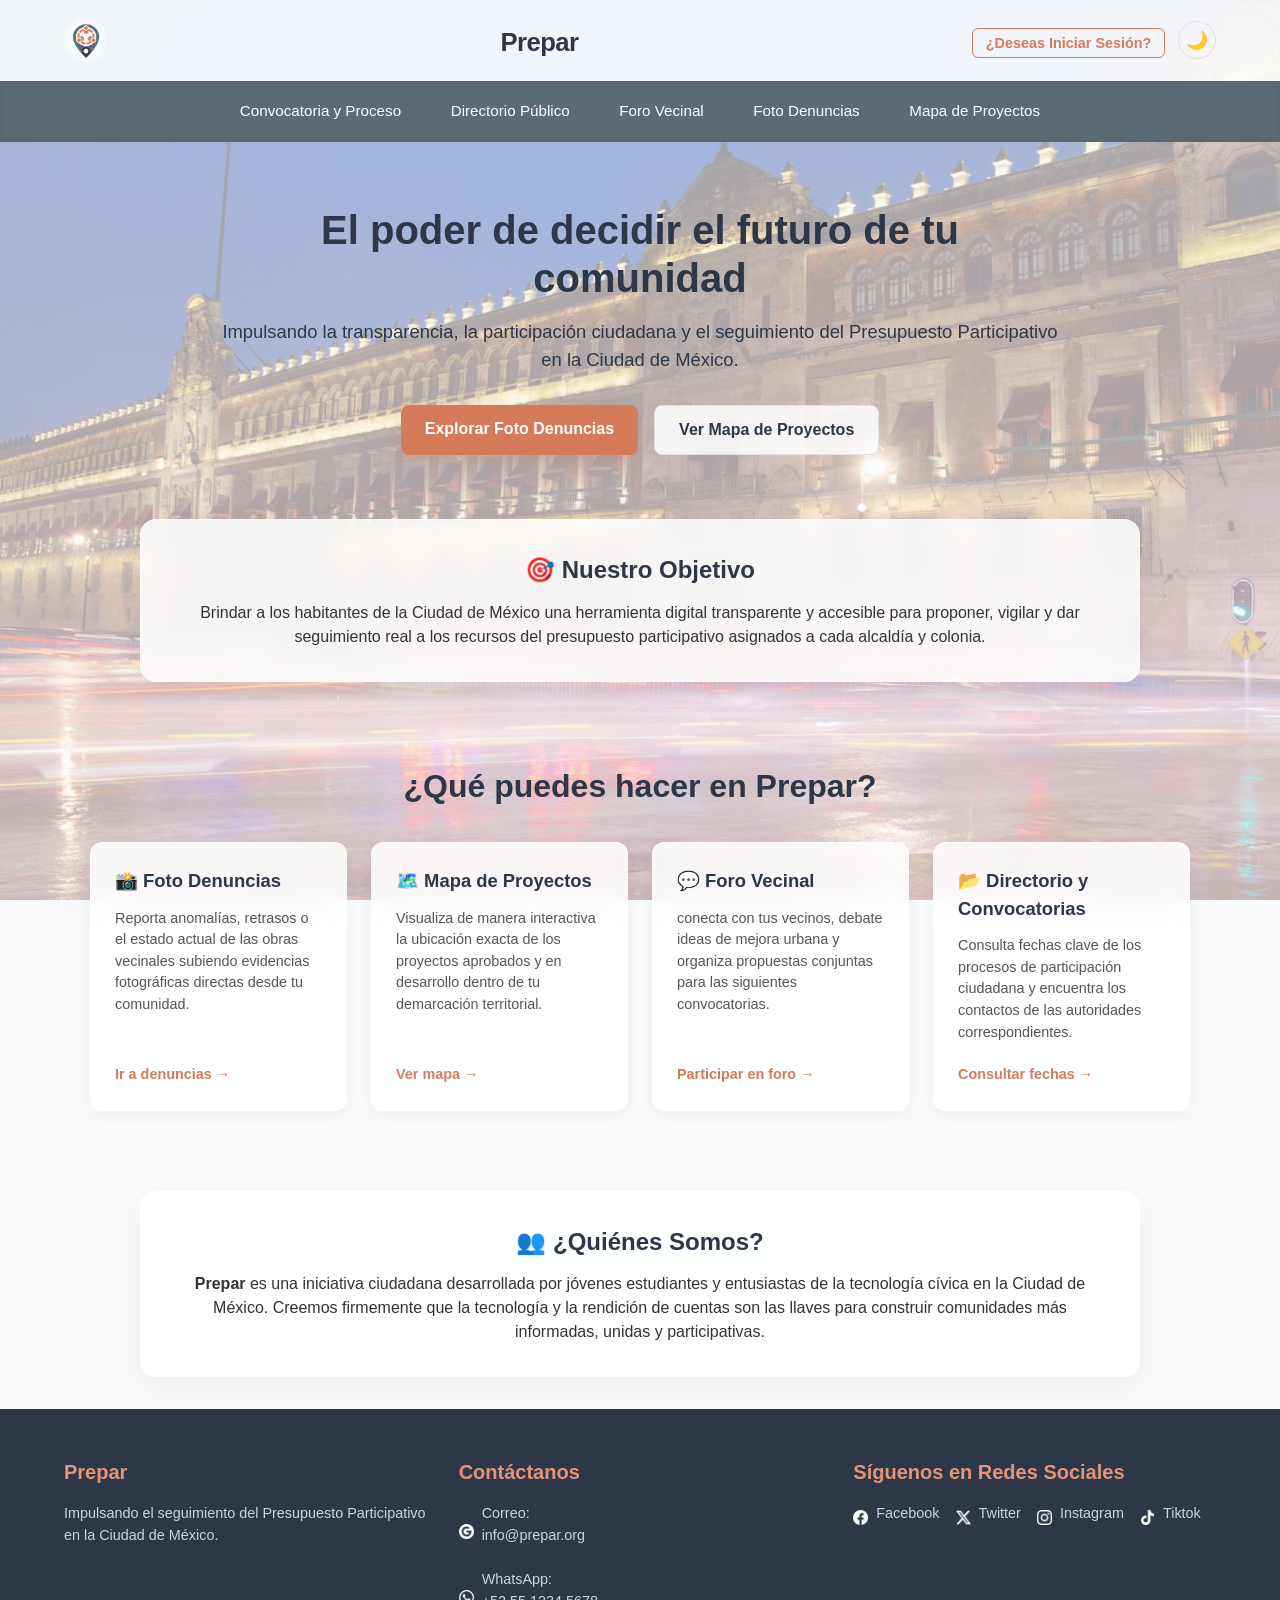
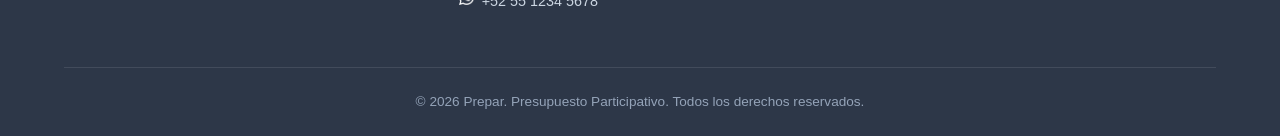
<file: index.html>
<!DOCTYPE html>
<html lang="es">
<head>
    <meta charset="UTF-8">
    <meta name="viewport" content="width=device-width, initial-scale=1.0">
    <title>Prepar - Presupuesto Participativo CDMX</title>
    <link rel="stylesheet" href="./styles/style.css">
</head>
<body>
<header>
    <img src="./images/logo_Prepar.png" alt="Logo de Prepar" class="logo">

    <h1><a href="./index.html">Prepar</a></h1>

    <div class="header-acciones">
        <h2><a href="./pages/iniciar-sesion.html">¿Deseas Iniciar Sesión?</a></h2>
        <button id="theme-toggle" class="btn-modo-oscuro" aria-label="Cambiar modo oscuro">🌙</button>
    </div>
</header>

    <nav>
        <a href="./pages/convocatoria.html">Convocatoria y Proceso</a>
        <a href="./pages/directorio.html">Directorio Público</a>
        <a href="./pages/foro.html">Foro Vecinal</a>
        <a href="./pages/fotodenuncias.html">Foto Denuncias</a>
        <a href="./pages/mapa.html">Mapa de Proyectos</a>
    </nav>

    <section class="hero-section">
        <h1 class="title">El poder de decidir el futuro de tu comunidad</h1>
        <p class="subtitle">Impulsando la transparencia, la participación ciudadana y el seguimiento del Presupuesto Participativo en la Ciudad de México.</p>
        <div class="hero-buttons">
            <a href="./pages/fotodenuncias.html" class="btn-primary">Explorar Foto Denuncias</a>
            <a href="./pages/mapa.html" class="btn-secondary">Ver Mapa de Proyectos</a>
        </div>
    </section>

    <section class="info-section objetivo-container">
        <div class="info-card">
            <h2>🎯 Nuestro Objetivo</h2>
            <p>Brindar a los habitantes de la Ciudad de México una herramienta digital transparente y accesible para proponer, vigilar y dar seguimiento real a los recursos del presupuesto participativo asignados a cada alcaldía y colonia.</p>
        </div>
    </section>

    <section class="funciones-section">
        <h2>¿Qué puedes hacer en Prepar?</h2>
        <div class="funciones-grid">
            <div class="funcion-card">
                <h3>📸 Foto Denuncias</h3>
                <p>Reporta anomalías, retrasos o el estado actual de las obras vecinales subiendo evidencias fotográficas directas desde tu comunidad.</p>
                <a href="./pages/fotodenuncias.html" class="link-card">Ir a denuncias &rarr;</a>
            </div>
            <div class="funcion-card">
                <h3>🗺️ Mapa de Proyectos</h3>
                <p>Visualiza de manera interactiva la ubicación exacta de los proyectos aprobados y en desarrollo dentro de tu demarcación territorial.</p>
                <a href="./pages/mapa.html" class="link-card">Ver mapa &rarr;</a>
            </div>
            <div class="funcion-card">
                <h3>💬 Foro Vecinal</h3>
                <p>conecta con tus vecinos, debate ideas de mejora urbana y organiza propuestas conjuntas para las siguientes convocatorias.</p>
                <a href="./pages/foro.html" class="link-card">Participar en foro &rarr;</a>
            </div>
            <div class="funcion-card">
                <h3>📂 Directorio y Convocatorias</h3>
                <p>Consulta fechas clave de los procesos de participación ciudadana y encuentra los contactos de las autoridades correspondientes.</p>
                <a href="./pages/convocatoria.html" class="link-card">Consultar fechas &rarr;</a>
            </div>
        </div>
    </section>

    <section class="info-section quienes-somos">
        <div class="info-card-wide">
            <h2>👥 ¿Quiénes Somos?</h2>
            <p><strong>Prepar</strong> es una iniciativa ciudadana desarrollada por jóvenes estudiantes y entusiastas de la tecnología cívica en la Ciudad de México. Creemos firmemente que la tecnología y la rendición de cuentas son las llaves para construir comunidades más informadas, unidas y participativas.</p>
        </div>
    </section>

    <footer>
        <div class="footer-content">
            <div class="footer-col">
                <h3>Prepar</h3>
                <p>Impulsando el seguimiento del Presupuesto Participativo en la Ciudad de México.</p>
            </div>
            <div class="footer-col">
    <h3>Contáctanos</h3>
    <div class="social-item">
        <img src="./images/google-circle.png" alt="gmail" class="social-icon">
        <p>Correo: <a href="mailto:info@prepar.org">info@prepar.org</a></p>
    </div>
    <div class="social-item">
        <img src="./images/whatsapp.png" alt="whatsapp" class="social-icon">
        <p>WhatsApp: <a href="https://wa.me/525512345678" target="_blank">+52 55 1234 5678</a></p>
    </div>
</div>

<div class="footer-col">
    <h3>Síguenos en Redes Sociales</h3>
    <div class="social-links">
        <div class="social-item">
            <img src="./images/facebook.png" alt="facebook" class="social-icon">
            <a href="https://www.facebook.com/prepar" target="_blank">Facebook</a>
        </div>
        <div class="social-item">
            <img src="./images/twitter-alt.png" alt="twitter" class="social-icon">
            <a href="https://twitter.com/prepar" target="_blank">Twitter</a>
        </div>
        <div class="social-item">
            <img src="./images/instagram.png" alt="instagram" class="social-icon">
            <a href="https://www.instagram.com/prepar" target="_blank">Instagram</a>
        </div>
        <div class="social-item">
            <img src="./images/tik-tok.png" alt="tiktok" class="social-icon">
            <a href="https://www.tiktok.com/prepar" target="_blank">Tiktok</a>
        </div>
    </div>
</div>
            </div>
        </div>
        <div class="footer-bottom">
            <p>© 2026 Prepar. Presupuesto Participativo. Todos los derechos reservados.</p>
        </div>
    </footer>

    <script>
        document.addEventListener("DOMContentLoaded", () => {
    const toggleButton = document.getElementById("theme-toggle");
    const body = document.body;

    const savedTheme = localStorage.getItem("theme");
    if (savedTheme === "dark") {
        body.classList.add("dark-mode");
        if (toggleButton) toggleButton.textContent = "☀️";
    }

    if (toggleButton) {
        toggleButton.addEventListener("click", () => {
            body.classList.toggle("dark-mode");
            
            if (body.classList.contains("dark-mode")) {
                localStorage.setItem("theme", "dark");
                toggleButton.textContent = "☀️";
            } else {
                localStorage.setItem("theme", "light");
                toggleButton.textContent = "🌙";
            }
        });
    }
});
    </script>
</body>
</html>
</file>
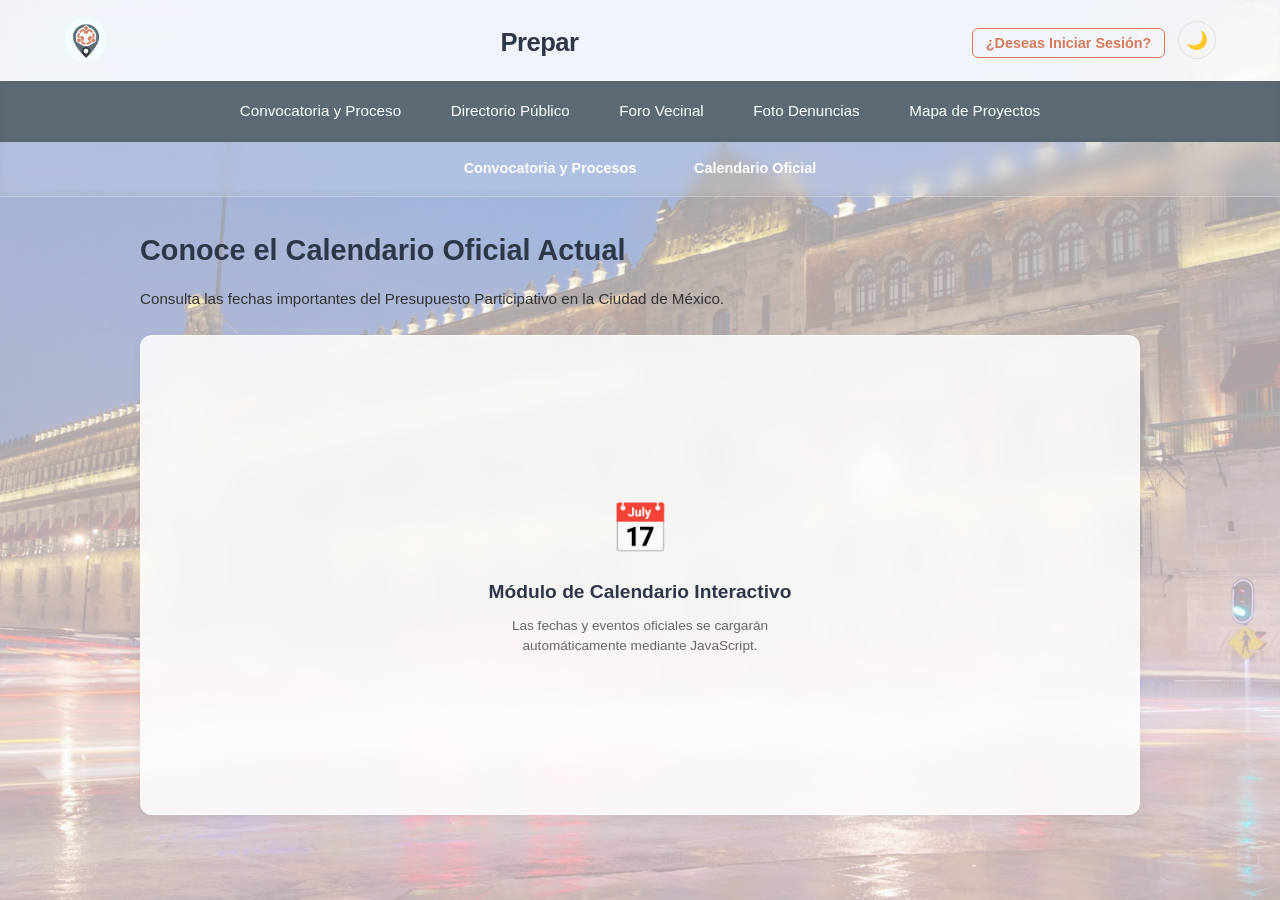
<file: pages/calendario.html>
<!DOCTYPE html>
<html lang="es">
<head>
    <meta charset="UTF-8">
    <meta name="viewport" content="width=device-width, initial-scale=1.0">
    <title>Calendario Oficial - Prepar</title>
    <link rel="stylesheet" href="../styles/calendario.css">
    <!-- Aquí puedes incluir los CDN de librerías de JS para calendarios si lo requieres, ej: FullCalendar -->
</head>
<header>
    <img src="../images/logo_Prepar.png" alt="Logo de Prepar" class="logo">

    <h1><a href="../index.html">Prepar</a></h1>

    <div class="header-acciones">
        <h2><a href="iniciar-sesion.html">¿Deseas Iniciar Sesión?</a></h2>
        <button id="theme-toggle" class="btn-modo-oscuro" aria-label="Cambiar modo oscuro">🌙</button>
    </div>
</header>

    <nav>
        <a href="convocatoria.html" class="active">Convocatoria y Proceso</a>
        <a href="directorio.html">Directorio Público</a>
        <a href="foro.html">Foro Vecinal</a>
        <a href="fotodenuncias.html">Foto Denuncias</a>
        <a href="mapa.html">Mapa de Proyectos</a>
    </nav>

    <nav class="subnav">
        <a href="convocatoria.html">Convocatoria y Procesos</a>
        <a href="calendario.html">Calendario Oficial</a>
    </nav>

    <main class="layout-calendario">
        <section class="seccion-central">
            <h1>Conoce el Calendario Oficial Actual</h1>
            <p>Consulta las fechas importantes del Presupuesto Participativo en la Ciudad de México.</p>

            <div class="calendario-contenedor-principal">
                <!-- 
                  NOTA DE DESARROLLO (JS): 
                  Aquí se inyectará o renderizará dinámicamente el componente de calendario mediante JavaScript.
                  Puedes inicializar tu script de calendario apuntando a este contenedor (ej. id="calendar-widget").
                -->
                <div id="calendar-widget" class="calendario-interactivo-placeholder">
                    <span class="icono-calendario">📅</span>
                    <h3>Módulo de Calendario Interactivo</h3>
                    <p>Las fechas y eventos oficiales se cargarán automáticamente mediante JavaScript.</p>
                </div>
            </div>
        </section>
    </main>

        <script>
        document.addEventListener("DOMContentLoaded", () => {
    const toggleButton = document.getElementById("theme-toggle");
    const body = document.body;

    const savedTheme = localStorage.getItem("theme");
    if (savedTheme === "dark") {
        body.classList.add("dark-mode");
        if (toggleButton) toggleButton.textContent = "☀️";
    }

    if (toggleButton) {
        toggleButton.addEventListener("click", () => {
            body.classList.toggle("dark-mode");
            
            if (body.classList.contains("dark-mode")) {
                localStorage.setItem("theme", "dark");
                toggleButton.textContent = "☀️";
            } else {
                localStorage.setItem("theme", "light");
                toggleButton.textContent = "🌙";
            }
        });
    }
});
    </script>

    <!-- Script de integración de JavaScript -->
    <!-- <script src="js/calendario.js"></script> -->
</body>
</html>
</file>
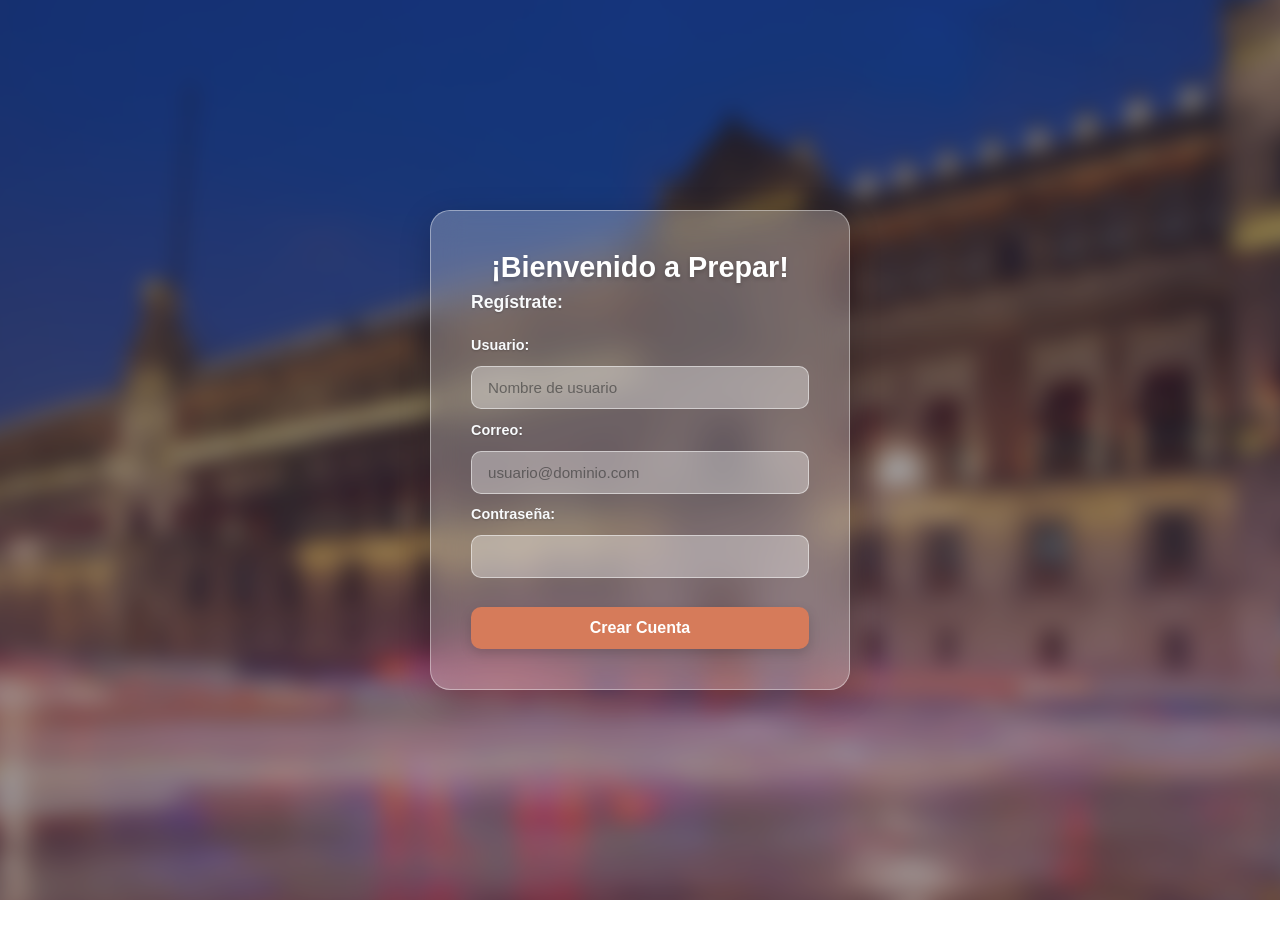
<file: pages/crear-cuenta.html>
<!DOCTYPE html>
<html lang="en">
<head>
    <meta charset="UTF-8">
    <meta name="viewport" content="width=device-width, initial-scale=1.0">
    <title>Crear Cuenta</title>
    <link rel="stylesheet" href="../styles/sesion.css">
</head>
<body>
    <div class="inicio" id="inicio">
        <h1>¡Bienvenido a Prepar!</h1>
        <h2>Regístrate: </h2>

        <form action="">
            <label for="">Usuario: </label>
            <input class="usuario" id="usuario" type="text" placeholder="Nombre de usuario" required>
        <br>
            <label for="">Correo: </label>
            <input class="correo" id="correo" type="email" placeholder="usuario@dominio.com" required>
        <br>
            <label for="">Contraseña: </label>
            <input class="contraseña" id="contraseña" type="password" required>
        <br>
            <input id="crear-cuenta" class="boton" type="submit" value="Crear Cuenta">
        </form>

    </div>
</body>
</html>
</file>
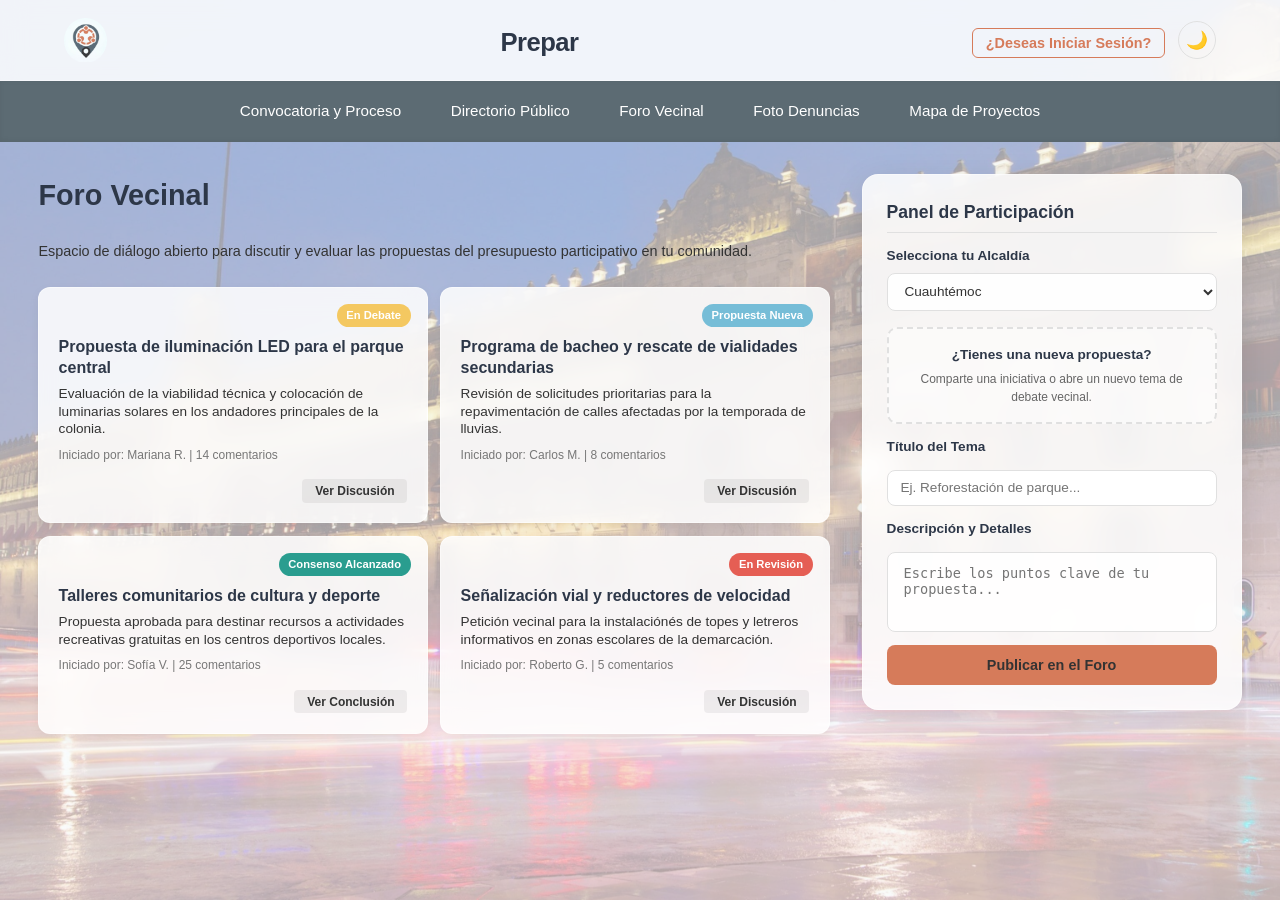
<file: pages/foro.html>
<!DOCTYPE html>
<html lang="es">
<head>
    <meta charset="UTF-8">
    <meta name="viewport" content="width=device-width, initial-scale=1.0">
    <title>Foro Vecinal - Prepar</title>
    <link rel="stylesheet" href="../styles/foro.css">
</head>
<body>
<header>
    <img src="../images/logo_Prepar.png" alt="Logo de Prepar" class="logo">

    <h1><a href="../index.html">Prepar</a></h1>

    <div class="header-acciones">
        <h2><a href="iniciar-sesion.html">¿Deseas Iniciar Sesión?</a></h2>
        <button id="theme-toggle" class="btn-modo-oscuro" aria-label="Cambiar modo oscuro">🌙</button>
    </div>
</header>

    <nav>
        <a href="convocatoria.html">Convocatoria y Proceso</a>
        <a href="directorio.html">Directorio Público</a>
        <a href="foro.html" class="active">Foro Vecinal</a>
        <a href="fotodenuncias.html">Foto Denuncias</a>
        <a href="mapa.html">Mapa de Proyectos</a>
    </nav>

    <main class="layout-principal">
        <section class="columna-izq">
            <h1>Foro Vecinal</h1>
            <p>Espacio de diálogo abierto para discutir y evaluar las propuestas del presupuesto participativo en tu comunidad.</p>

            <div class="mipost">
                <article>
                    <span class="estado en-progreso">En Debate</span>
                    <h2>Propuesta de iluminación LED para el parque central</h2>
                    <p>Evaluación de la viabilidad técnica y colocación de luminarias solares en los andadores principales de la colonia.</p>
                    <p style="font-size: 0.75rem; color: #777; margin-top: 0.2rem;">Iniciado por: Mariana R. | 14 comentarios</p>
                    <div class="acciones">
                        <button onclick="location.href='#'">Ver Discusión</button>
                    </div>
                </article>

                <article>
                    <span class="estado nuevo">Propuesta Nueva</span>
                    <h2>Programa de bacheo y rescate de vialidades secundarias</h2>
                    <p>Revisión de solicitudes prioritarias para la repavimentación de calles afectadas por la temporada de lluvias.</p>
                    <p style="font-size: 0.75rem; color: #777; margin-top: 0.2rem;">Iniciado por: Carlos M. | 8 comentarios</p>
                    <div class="acciones">
                        <button onclick="location.href='#'">Ver Discusión</button>
                    </div>
                </article>

                <article>
                    <span class="estado resuelto">Consenso Alcanzado</span>
                    <h2>Talleres comunitarios de cultura y deporte</h2>
                    <p>Propuesta aprobada para destinar recursos a actividades recreativas gratuitas en los centros deportivos locales.</p>
                    <p style="font-size: 0.75rem; color: #777; margin-top: 0.2rem;">Iniciado por: Sofía V. | 25 comentarios</p>
                    <div class="acciones">
                        <button onclick="location.href='#'">Ver Conclusión</button>
                    </div>
                </article>

                <article>
                    <span class="estado pendiente">En Revisión</span>
                    <h2>Señalización vial y reductores de velocidad</h2>
                    <p>Petición vecinal para la instalaciónés de topes y letreros informativos en zonas escolares de la demarcación.</p>
                    <p style="font-size: 0.75rem; color: #777; margin-top: 0.2rem;">Iniciado por: Roberto G. | 5 comentarios</p>
                    <div class="acciones">
                        <button onclick="location.href='#'">Ver Discusión</button>
                    </div>
                </article>
            </div>
        </section>

        <aside class="columna-der">
            <h2>Panel de Participación</h2>
            
            <div style="display: flex; flex-direction: column; gap: 0.4rem;">
                <label for="alcaldia">Selecciona tu Alcaldía</label>
                <select id="alcaldia" style="width: 100%; padding: 0.6rem 0.8rem; background: rgba(255, 255, 255, 0.9); border: 1px solid var(--color-border); border-radius: 8px; font-size: 0.85rem; color: var(--color-text-main); cursor: pointer; outline: none;">
                    <option value="cuauhtemoc">Cuauhtémoc</option>
                    <option value="benito-juarez">Benito Juárez</option>
                    <option value="miguel-hidalgo">Miguel Hidalgo</option>
                    <option value="coyoacan">Coyoacán</option>
                    <option value="tlalpan">Tlalpan</option>
                    <option value="iztapalapa">Iztapalapa</option>
                </select>
            </div>

            <div class="zona-carga" style="padding: 1rem; margin-top: 0.2rem;">
                <span style="font-size: 0.85rem; font-weight: 600; color: var(--color-footer-bg);">¿Tienes una nueva propuesta?</span>
                <p style="font-size: 0.75rem; text-align: center;">Comparte una iniciativa o abre un nuevo tema de debate vecinal.</p>
            </div>

            <label for="titulo-propuesta">Título del Tema</label>
            <input type="text" id="titulo-propuesta" placeholder="Ej. Reforestación de parque..." style="width: 100%; padding: 0.6rem 0.8rem; border: 1px solid var(--color-border); border-radius: 8px; font-size: 0.85rem; outline: none;">

            <label for="descripcion-propuesta">Descripción y Detalles</label>
            <textarea id="descripcion-propuesta" placeholder="Escribe los puntos clave de tu propuesta..."></textarea>

            <button id="subir-foto">Publicar en el Foro</button>
        </aside>
    </main>

        <script>
        document.addEventListener("DOMContentLoaded", () => {
    const toggleButton = document.getElementById("theme-toggle");
    const body = document.body;

    const savedTheme = localStorage.getItem("theme");
    if (savedTheme === "dark") {
        body.classList.add("dark-mode");
        if (toggleButton) toggleButton.textContent = "☀️";
    }

    if (toggleButton) {
        toggleButton.addEventListener("click", () => {
            body.classList.toggle("dark-mode");
            
            if (body.classList.contains("dark-mode")) {
                localStorage.setItem("theme", "dark");
                toggleButton.textContent = "☀️";
            } else {
                localStorage.setItem("theme", "light");
                toggleButton.textContent = "🌙";
            }
        });
    }
});
    </script>
</body>
</html>
</file>
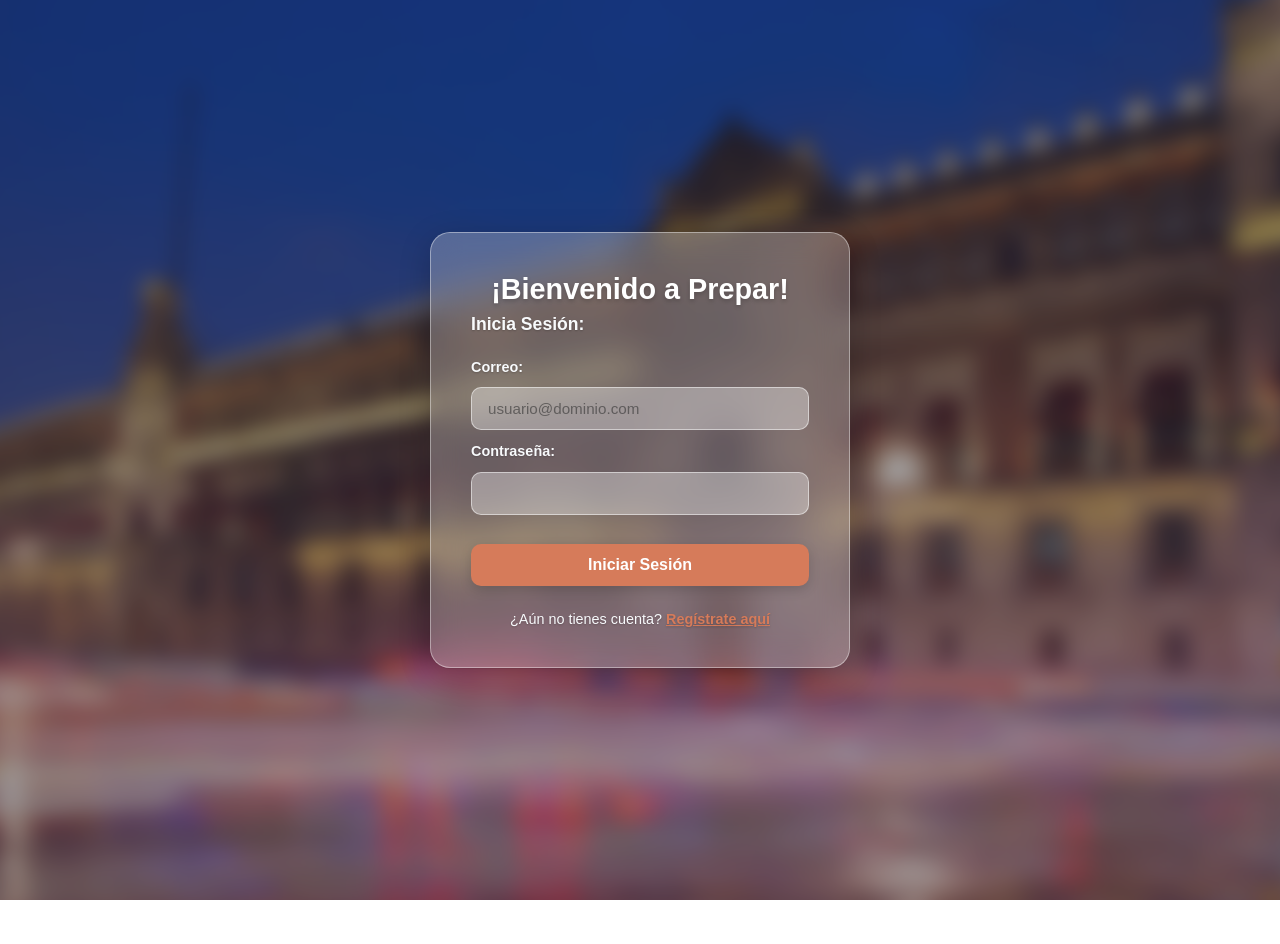
<file: pages/iniciar-sesion.html>
<!DOCTYPE html>
<html lang="en">
<head>
    <meta charset="UTF-8">
    <meta name="viewport" content="width=device-width, initial-scale=1.0">
    <title>Inicia Sesión</title>
    <link rel="stylesheet" href="../styles/sesion.css">
</head>
<body>
    <div class="inicio" id="inicio">
        <h1>¡Bienvenido a Prepar!</h1>
        <h2>Inicia Sesión: </h2>

        <form action="">
            <label for="">Correo: </label>
            <input class="correo" id="correo" type="email" placeholder="usuario@dominio.com" required>
        <br>
            <label for="">Contraseña: </label>
            <input class="contraseña" id="contraseña" type="password" required>
        <br>
            <input id="iniciar-sesion" class="boton" type="submit" value="Iniciar Sesión">
            <p>¿Aún no tienes cuenta? <a href="crear-cuenta.html">Regístrate aquí</a></p>
        </form>

    </div>
</body>
</html>
</file>
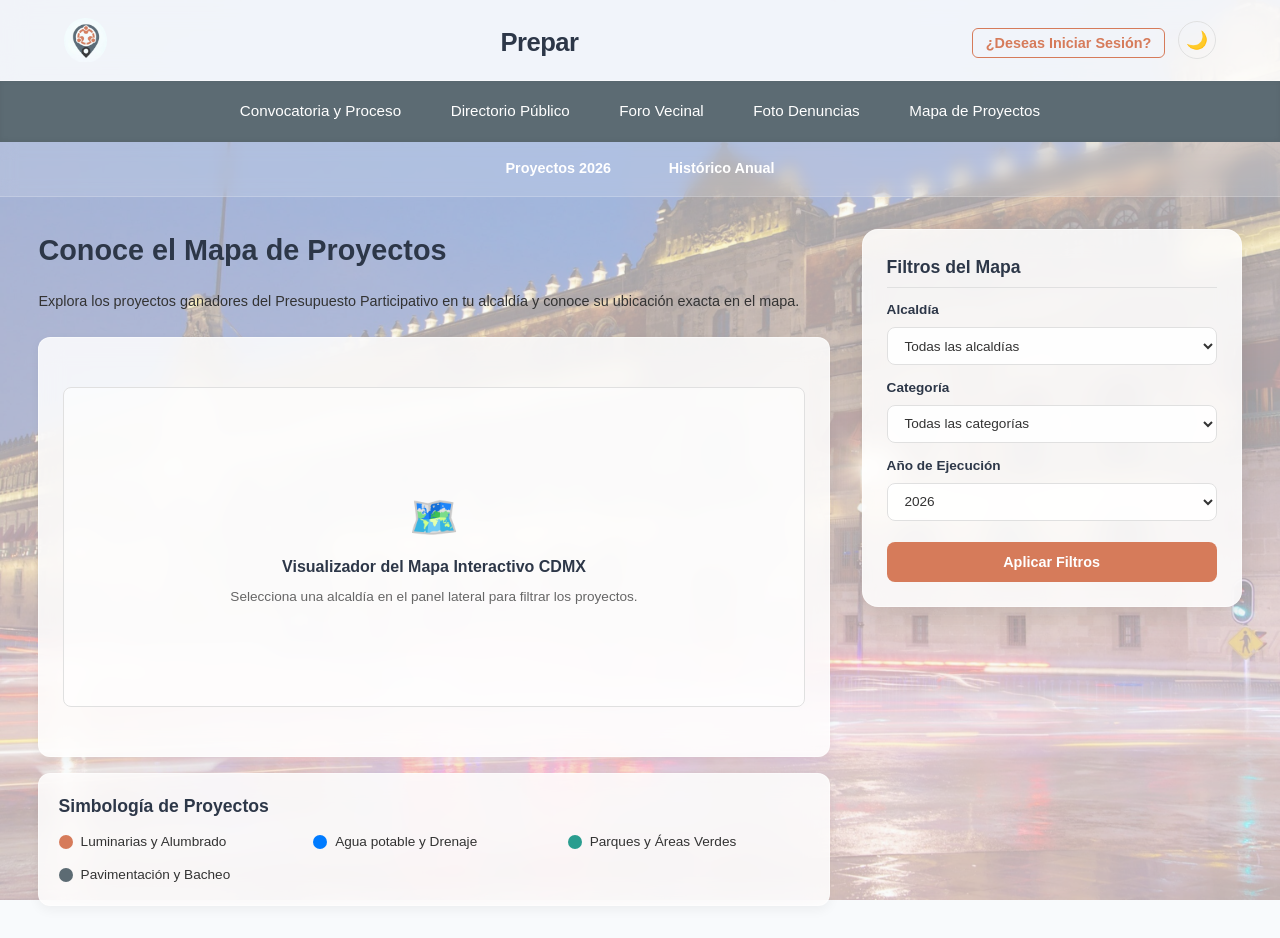
<file: pages/mapa.html>
<!DOCTYPE html>
<html lang="es">
<head>
    <meta charset="UTF-8">
    <meta name="viewport" content="width=device-width, initial-scale=1.0">
    <title>Mapa de Proyectos - Prepar</title>
    <link rel="stylesheet" href="../styles/mapa.css">
</head>
<body>
<header>
    <img src="../images/logo_Prepar.png" alt="Logo de Prepar" class="logo">

    <h1><a href="../index.html">Prepar</a></h1>

    <div class="header-acciones">
        <h2><a href="iniciar-sesion.html">¿Deseas Iniciar Sesión?</a></h2>
        <button id="theme-toggle" class="btn-modo-oscuro" aria-label="Cambiar modo oscuro">🌙</button>
    </div>
</header>

    <nav>
        <a href="convocatoria.html">Convocatoria y Proceso</a>
        <a href="directorio.html">Directorio Público</a>
        <a href="foro.html">Foro Vecinal</a>
        <a href="fotodenuncias.html">Foto Denuncias</a>
        <a href="mapa.html" class="active">Mapa de Proyectos</a>
    </nav>

    <div class="subnav">
        <a href="#">Proyectos 2026</a>
        <a href="#">Histórico Anual</a>
    </div>

    <main class="layout-principal">
        <section class="columna-izq">
            <h1>Conoce el Mapa de Proyectos</h1>
            <p>Explora los proyectos ganadores del Presupuesto Participativo en tu alcaldía y conoce su ubicación exacta en el mapa.</p>

            <div class="mapa-contenedor-principal" style="background: var(--color-bg-card); backdrop-filter: blur(12px); -webkit-backdrop-filter: blur(12px); border: 1px solid rgba(255, 255, 255, 0.4); box-shadow: 0 4px 12px 0 rgba(0, 0, 0, 0.05); border-radius: 12px; padding: 1.5rem; display: flex; flex-direction: column; gap: 1rem; min-height: 420px; justify-content: center; align-items: center; text-align: center;">
                <!-- Aquí se integrará el mapa (ej. Leaflet, Google Maps o iframe) -->
                <div style="width: 100%; height: 320px; background: rgba(255, 255, 255, 0.6); border: 1px solid var(--color-border); border-radius: 8px; display: flex; align-items: center; justify-content: center; flex-direction: column; gap: 0.5rem;">
                    <span style="font-size: 2.5rem;">🗺️</span>
                    <p style="font-weight: 600; color: var(--color-footer-bg);">Visualizador del Mapa Interactivo CDMX</p>
                    <p style="font-size: 0.85rem; color: #666;">Selecciona una alcaldía en el panel lateral para filtrar los proyectos.</p>
                </div>
            </div>

            <div class="simbologia-card" style="background: var(--color-bg-card); backdrop-filter: blur(12px); -webkit-backdrop-filter: blur(12px); border: 1px solid rgba(255, 255, 255, 0.4); box-shadow: 0 4px 12px 0 rgba(0, 0, 0, 0.05); border-radius: 12px; padding: 1.2rem;">
                <h2 style="font-size: 1.1rem; color: var(--color-footer-bg); margin-bottom: 0.8rem;">Simbología de Proyectos</h2>
                <ul style="list-style: none; display: grid; grid-template-columns: repeat(auto-fit, minmax(200px, 1fr)); gap: 0.8rem;">
                    <li style="display: flex; align-items: center; gap: 0.5rem; font-size: 0.85rem;"><span class="simbolo" style="width: 14px; height: 14px; background-color: #d67b5a; border-radius: 50%; display: inline-block;"></span> Luminarias y Alumbrado</li>
                    <li style="display: flex; align-items: center; gap: 0.5rem; font-size: 0.85rem;"><span class="simbolo" style="width: 14px; height: 14px; background-color: #007bff; border-radius: 50%; display: inline-block;"></span> Agua potable y Drenaje</li>
                    <li style="display: flex; align-items: center; gap: 0.5rem; font-size: 0.85rem;"><span class="simbolo" style="width: 14px; height: 14px; background-color: #2a9d8f; border-radius: 50%; display: inline-block;"></span> Parques y Áreas Verdes</li>
                    <li style="display: flex; align-items: center; gap: 0.5rem; font-size: 0.85rem;"><span class="simbolo" style="width: 14px; height: 14px; background-color: #5c6b73; border-radius: 50%; display: inline-block;"></span> Pavimentación y Bacheo</li>
                </ul>
            </div>
        </section>

        <aside class="columna-der">
            <h2>Filtros del Mapa</h2>
            
            <div style="display: flex; flex-direction: column; gap: 0.4rem;">
                <label for="filtro-alcaldia">Alcaldía</label>
                <select id="filtro-alcaldia" style="width: 100%; padding: 0.6rem 0.8rem; background: rgba(255, 255, 255, 0.9); border: 1px solid var(--color-border); border-radius: 8px; font-size: 0.85rem; color: var(--color-text-main); cursor: pointer; outline: none;">
                    <option value="todas">Todas las alcaldías</option>
                    <option value="cuauhtemoc">Cuauhtémoc</option>
                    <option value="benito-juarez">Benito Juárez</option>
                    <option value="miguel-hidalgo">Miguel Hidalgo</option>
                    <option value="coyoacan">Coyoacán</option>
                    <option value="tlalpan">Tlalpan</option>
                    <option value="iztapalapa">Iztapalapa</option>
                </select>
            </div>

            <div style="display: flex; flex-direction: column; gap: 0.4rem;">
                <label for="filtro-categoria">Categoría</label>
                <select id="filtro-categoria" style="width: 100%; padding: 0.6rem 0.8rem; background: rgba(255, 255, 255, 0.9); border: 1px solid var(--color-border); border-radius: 8px; font-size: 0.85rem; color: var(--color-text-main); cursor: pointer; outline: none;">
                    <option value="todas">Todas las categorías</option>
                    <option value="alumbrado">Luminarias y Alumbrado</option>
                    <option value="agua">Agua y Drenaje</option>
                    <option value="parques">Parques y Áreas Verdes</option>
                    <option value="bacheo">Pavimentación y Bacheo</option>
                </select>
            </div>

            <div style="display: flex; flex-direction: column; gap: 0.4rem;">
                <label for="filtro-anio">Año de Ejecución</label>
                <select id="filtro-anio" style="width: 100%; padding: 0.6rem 0.8rem; background: rgba(255, 255, 255, 0.9); border: 1px solid var(--color-border); border-radius: 8px; font-size: 0.85rem; color: var(--color-text-main); cursor: pointer; outline: none;">
                    <option value="2026">2026</option>
                    <option value="2025">2025</option>
                    <option value="2024">2024</option>
                </select>
            </div>

            <button id="subir-foto">Aplicar Filtros</button>
        </aside>
    </main>

        <script>
        document.addEventListener("DOMContentLoaded", () => {
    const toggleButton = document.getElementById("theme-toggle");
    const body = document.body;

    const savedTheme = localStorage.getItem("theme");
    if (savedTheme === "dark") {
        body.classList.add("dark-mode");
        if (toggleButton) toggleButton.textContent = "☀️";
    }

    if (toggleButton) {
        toggleButton.addEventListener("click", () => {
            body.classList.toggle("dark-mode");
            
            if (body.classList.contains("dark-mode")) {
                localStorage.setItem("theme", "dark");
                toggleButton.textContent = "☀️";
            } else {
                localStorage.setItem("theme", "light");
                toggleButton.textContent = "🌙";
            }
        });
    }
});
    </script>

    <!-- Script de integración de JavaScript -->
    <!-- <script src="js/calendario.js"></script> -->
</body>
</html>
</file>
<file: styles/style.css>
:root {
    --color-text-main: #333333;
    --color-accent: #d67b5a;
    --color-accent-hover: #bc6545;
    --color-nav-bg: #5c6b73;
    --color-border: #e0e0e0;
    --color-bg-body: #f8fafc;
    --color-bg-card: rgba(255, 255, 255, 0.85);
    --color-footer-bg: #2d3748;
}

body.dark-mode {
    --color-text-main: #f1f5f9;
    --color-accent: #e08e6d;
    --color-accent-hover: #f0a382;
    --color-nav-bg: #1e293b;
    --color-border: #475569;
    --color-bg-body: #0f172a;
    --color-bg-card: rgba(30, 41, 59, 0.85);
    --color-bg-light: #334155;
    --color-footer-bg: #090d16;
}

* {
    margin: 0;
    padding: 0;
    box-sizing: border-box;
}

body {
    font-family: 'Segoe UI', Tahoma, Geneva, Verdana, sans-serif;
    background-color: var(--color-bg-body);
    color: var(--color-text-main);
    line-height: 1.5;
    display: flex;
    flex-direction: column;
    min-height: 100vh;
    position: relative;
}

body::before {
    content: "";
    position: fixed;
    top: 0;
    left: 0;
    width: 100%;
    height: 100%;
    background-image: url('../images/palacio2.jpg');
    background-size: cover;
    background-position: center;
    background-attachment: fixed;
    opacity: 0.35;
    z-index: -1;
}

a {
    text-decoration: none;
    color: inherit;
    transition: color 0.2s ease;
}

header {
    background-color: var(--color-bg-card);
    backdrop-filter: blur(12px);
    -webkit-backdrop-filter: blur(12px);
    display: grid;
    grid-template-columns: auto 1fr auto; 
    align-items: center;
    padding: 1rem 5%;
    border-bottom: 1px solid rgba(255, 255, 255, 0.4);
    box-shadow: 0 2px 4px rgba(0,0,0,0.02);
    position: relative;
    gap: 1rem;
}

header .logo {
    height: 45px;
    width: auto;
    object-fit: contain;
    grid-column: 1;
    border-radius: 50%;
}

header h1 {
    grid-column: 2;
    text-align: center; 
    margin: 0;
}

header h1 a {
    font-size: 1.6rem;
    color: var(--color-footer-bg);
    font-weight: 700;
    letter-spacing: -0.5px;
}

.header-acciones {
    grid-column: 3;
    display: flex;
    align-items: center;
    gap: 0.8rem;
}

header h2 {
    margin: 0;
}

header h2 a {
    font-size: 0.9rem;
    font-weight: 600;
    color: var(--color-accent);
    padding: 0.4rem 0.8rem;
    border: 1px solid var(--color-accent);
    border-radius: 6px;
    transition: all 0.2s ease;
    white-space: nowrap;
}

header h2 a:hover {
    background-color: var(--color-accent);
    color: #ffffff;
}

.btn-modo-oscuro {
    background: none;
    border: 1px solid var(--color-border);
    border-radius: 50%;
    width: 38px;
    height: 38px;
    cursor: pointer;
    display: flex;
    align-items: center;
    justify-content: center;
    font-size: 1.1rem;
    transition: background 0.2s ease, border-color 0.2s ease;
}

.btn-modo-oscuro:hover {
    background-color: rgba(0, 0, 0, 0.05);
}

body.dark-mode, 
body.dark-mode p, 
body.dark-mode span, 
body.dark-mode li, 
body.dark-mode h1, 
body.dark-mode h2, 
body.dark-mode h3 {
    color: var(--color-text-main) !important;
}

body.dark-mode a:not(.btn-modo-oscuro):not(header h2 a) {
    color: #f1f5f9 !important;
}

body.dark-mode .btn-modo-oscuro {
    border-color: #475569;
    color: #ffffff;
}

body.dark-mode .btn-modo-oscuro:hover {
    background-color: rgba(255, 255, 255, 0.1);
}

nav {
    background-color: var(--color-nav-bg);
    display: flex;
    justify-content: center;
    flex-wrap: wrap;
    gap: 1.5rem;
    padding: 0.8rem 1rem;
    box-shadow: inset 0 -2px 5px rgba(0,0,0,0.05);
}

nav a {
    color: #ffffff;
    font-weight: 500;
    font-size: 0.95rem;
    padding: 0.4rem 0.8rem;
    border-radius: 4px;
    transition: background-color 0.2s ease;
}

nav a:hover {
    background-color: rgba(255, 255, 255, 0.15);
}

.hero-section {
    max-width: 900px;
    margin: 4rem auto 2rem auto;
    text-align: center;
    padding: 0 1.5rem;
}

.hero-section .title {
    font-size: 2.5rem;
    color: var(--color-footer-bg);
    margin-bottom: 1rem;
    line-height: 1.2;
}

.hero-section .subtitle {
    font-size: 1.15rem;
    color: #2d3748;
    margin-bottom: 2rem;
}

.hero-buttons {
    display: flex;
    justify-content: center;
    gap: 1rem;
    flex-wrap: wrap;
}

.btn-primary {
    background-color: var(--color-accent);
    color: #ffffff;
    padding: 0.75rem 1.5rem;
    border-radius: 8px;
    font-weight: 600;
    box-shadow: 0 4px 12px rgba(214, 123, 90, 0.3);
    transition: background-color 0.2s ease, transform 0.2s ease;
}

.btn-primary:hover {
    background-color: var(--color-accent-hover);
    transform: translateY(-2px);
}

.btn-secondary {
    background-color: var(--color-bg-card);
    color: var(--color-footer-bg);
    border: 1px solid var(--color-border);
    padding: 0.75rem 1.5rem;
    border-radius: 8px;
    font-weight: 600;
    transition: all 0.2s ease;
}

.btn-secondary:hover {
    border-color: var(--color-footer-bg);
}

.info-section {
    max-width: 1000px;
    width: 90%;
    margin: 2rem auto;
}

.info-card, .info-card-wide {
    background: var(--color-bg-card);
    backdrop-filter: blur(12px);
    -webkit-backdrop-filter: blur(12px);
    border: 1px solid rgba(255, 255, 255, 0.4);
    box-shadow: 0 8px 32px 0 rgba(0, 0, 0, 0.05);
    border-radius: 16px;
    padding: 2rem;
    text-align: center;
}

.info-card h2, .info-card-wide h2 {
    font-size: 1.5rem;
    color: var(--color-footer-bg);
    margin-bottom: 0.8rem;
}

.info-card p, .info-card-wide p {
    font-size: 1rem;
    color: var(--color-text-main);
}

.funciones-section {
    max-width: 1100px;
    width: 90%;
    margin: 3rem auto;
}

.funciones-section > h2 {
    text-align: center;
    font-size: 2rem;
    color: var(--color-footer-bg);
    margin-bottom: 2rem;
}

.funciones-grid {
    display: grid;
    grid-template-columns: repeat(auto-fit, minmax(240px, 1fr));
    gap: 1.5rem;
}

.funcion-card {
    background: var(--color-bg-card);
    backdrop-filter: blur(12px);
    -webkit-backdrop-filter: blur(12px);
    border: 1px solid rgba(255, 255, 255, 0.4);
    box-shadow: 0 4px 16px rgba(0, 0, 0, 0.05);
    border-radius: 12px;
    padding: 1.5rem;
    display: flex;
    flex-direction: column;
    gap: 0.8rem;
    transition: transform 0.2s ease, box-shadow 0.2s ease;
}

.funcion-card:hover {
    transform: translateY(-4px);
    box-shadow: 0 8px 24px rgba(0, 0, 0, 0.08);
}

.funcion-card h3 {
    font-size: 1.15rem;
    color: var(--color-footer-bg);
}

.funcion-card p {
    font-size: 0.9rem;
    color: #555555;
    flex-grow: 1;
}

.link-card {
    font-size: 0.9rem;
    font-weight: 600;
    color: var(--color-accent);
    margin-top: 0.5rem;
}

.link-card:hover {
    color: var(--color-accent-hover);
}

footer {
    background-color: var(--color-footer-bg);
    color: #ffffff;
    margin-top: auto;
    padding: 3rem 5% 1.5rem 5%;
}

.footer-content {
    max-width: 1200px;
    margin: 0 auto;
    display: grid;
    grid-template-columns: repeat(auto-fit, minmax(250px, 1fr));
    gap: 2rem;
    padding-bottom: 2rem;
    border-bottom: 1px solid rgba(255, 255, 255, 0.1);
}

.footer-col h3 {
    font-size: 20px;
    margin-bottom: 1rem;
    color: #e29578;
}

.footer-col p, .footer-col a {
    font-size: 0.9rem;
    color: #cbd5e1;
    display: block;
    margin-bottom: 0.4rem;
}

.footer-col a:hover {
    color: #ffffff;
}

.social-links {
    display: flex;
    gap: 1rem;
}

.footer-bottom {
    max-width: 1200px;
    margin: 1.5rem auto 0 auto;
    text-align: center;
    font-size: 0.85rem;
    color: #94a3b8;
}

.social-item {
    display: flex;
    align-items: center;
    gap: 0.5rem;
    margin-bottom: 0.6rem;
}

.social-icon {
    width: 15px;
    height: 15px;
    object-fit: contain;
}

@media (max-width: 768px) {

    nav {
        gap: 0.5rem;
    }

    nav a {
        font-size: 0.75rem;
    }

    .subnav a {
        font-size: 0.75rem;
    }

    .hero-section .title {
        font-size: 2rem;
    }
}
</file>
<file: styles/calendario.css>
:root {
    --color-text-main: #333333;
    --color-accent: #d67b5a;
    --color-accent-hover: #bc6545;
    --color-nav-bg: #5c6b73;
    --color-border: #e0e0e0;
    --color-bg-body: #f8fafc;
    --color-bg-card: rgba(255, 255, 255, 0.85);
    --color-footer-bg: #2d3748;
}

body.dark-mode {
    --color-text-main: #f1f5f9;
    --color-accent: #e08e6d;
    --color-accent-hover: #f0a382;
    --color-nav-bg: #1e293b;
    --color-border: #475569;
    --color-bg-body: #0f172a;
    --color-bg-card: rgba(30, 41, 59, 0.85);
    --color-bg-light: #334155;
    --color-footer-bg: #090d16;
}

* {
    margin: 0;
    padding: 0;
    box-sizing: border-box;
}

body {
    font-family: 'Segoe UI', Tahoma, Geneva, Verdana, sans-serif;
    background-color: var(--color-bg-body);
    color: var(--color-text-main);
    line-height: 1.5;
    display: flex;
    flex-direction: column;
    min-height: 100vh;
    position: relative;
}

body::before {
    content: "";
    position: fixed;
    top: 0;
    left: 0;
    width: 100%;
    height: 100%;
    background-image: url('../images/palacio2.jpg');
    background-size: cover;
    background-position: center;
    background-attachment: fixed;
    opacity: 0.35;
    z-index: -1;
}

a {
    text-decoration: none;
    color: inherit;
    transition: color 0.2s ease;
}

header {
    background-color: var(--color-bg-card);
    backdrop-filter: blur(12px);
    -webkit-backdrop-filter: blur(12px);
    display: grid;
    grid-template-columns: auto 1fr auto; 
    align-items: center;
    padding: 1rem 5%;
    border-bottom: 1px solid rgba(255, 255, 255, 0.4);
    box-shadow: 0 2px 4px rgba(0,0,0,0.02);
    position: relative;
    gap: 1rem;
}

header .logo {
    height: 45px;
    width: auto;
    object-fit: contain;
    grid-column: 1;
    border-radius: 50%;
}

header h1 {
    grid-column: 2;
    text-align: center; 
    margin: 0;
}

header h1 a {
    font-size: 1.6rem;
    color: var(--color-footer-bg);
    font-weight: 700;
    letter-spacing: -0.5px;
}

.header-acciones {
    grid-column: 3;
    display: flex;
    align-items: center;
    gap: 0.8rem;
}

header h2 {
    margin: 0;
}

header h2 a {
    font-size: 0.9rem;
    font-weight: 600;
    color: var(--color-accent);
    padding: 0.4rem 0.8rem;
    border: 1px solid var(--color-accent);
    border-radius: 6px;
    transition: all 0.2s ease;
    white-space: nowrap;
}

header h2 a:hover {
    background-color: var(--color-accent);
    color: #ffffff;
}

.btn-modo-oscuro {
    background: none;
    border: 1px solid var(--color-border);
    border-radius: 50%;
    width: 38px;
    height: 38px;
    cursor: pointer;
    display: flex;
    align-items: center;
    justify-content: center;
    font-size: 1.1rem;
    transition: background 0.2s ease, border-color 0.2s ease;
}

.btn-modo-oscuro:hover {
    background-color: rgba(0, 0, 0, 0.05);
}

body.dark-mode, 
body.dark-mode p, 
body.dark-mode span, 
body.dark-mode li, 
body.dark-mode h1, 
body.dark-mode h2, 
body.dark-mode h3 {
    color: var(--color-text-main) !important;
}

body.dark-mode a:not(.btn-modo-oscuro):not(header h2 a) {
    color: #f1f5f9 !important;
}

body.dark-mode .btn-modo-oscuro {
    border-color: #475569;
    color: #ffffff;
}

body.dark-mode .btn-modo-oscuro:hover {
    background-color: rgba(255, 255, 255, 0.1);
}

nav {
    background-color: var(--color-nav-bg);
    display: flex;
    justify-content: center;
    flex-wrap: wrap;
    gap: 1.5rem;
    padding: 0.8rem 1rem;
    box-shadow: inset 0 -2px 5px rgba(0,0,0,0.05);
}

nav a {
    color: #ffffff;
    font-weight: 500;
    font-size: 0.95rem;
    padding: 0.4rem 0.8rem;
    border-radius: 4px;
    transition: background-color 0.2s ease;
}

.subnav {
    background-color: rgba(255, 255, 255, 0.15);
    backdrop-filter: blur(8px);
    -webkit-backdrop-filter: blur(8px);
    border-bottom: 1px solid rgba(255, 255, 255, 0.2);
    gap: 2rem;
    padding: 0.6rem 1rem;
    justify-content: center;
    display: flex;
    flex-wrap: wrap;
    font-size: 0.9rem;
}

.subnav a {
    font-size: 0.9rem;
    font-weight: 600;
    color: #ffffff;
    padding: 0.4rem 0.8rem;
    border-radius: 4px;
    transition: background-color 0.2s ease;
}

.subnav a:hover {
    background-color: rgba(255, 255, 255, 0.2);
}

/* Layout específico centrado para el calendario único */
.layout-calendario {
    max-width: 1000px;
    width: 90%;
    margin: 2rem auto;
    display: flex;
    flex-direction: column;
}

.seccion-central {
    display: flex;
    flex-direction: column;
    gap: 1rem;
}

.seccion-central > h1 {
    font-size: 1.8rem;
    color: var(--color-footer-bg);
}

.seccion-central > p {
    font-size: 0.95rem;
    color: var(--color-text-main);
    margin-bottom: 0.5rem;
}

/* Contenedor principal estilizado con los efectos de tarjeta y blur del sitio */
.calendario-contenedor-principal {
    background: var(--color-bg-card);
    backdrop-filter: blur(12px);
    -webkit-backdrop-filter: blur(12px);
    border: 1px solid rgba(255, 255, 255, 0.4);
    box-shadow: 0 4px 12px 0 rgba(0, 0, 0, 0.05);
    border-radius: 12px;
    padding: 2rem;
    min-height: 480px;
    display: flex;
    justify-content: center;
    align-items: center;
}

.calendario-interactivo-placeholder {
    display: flex;
    flex-direction: column;
    align-items: center;
    text-align: center;
    gap: 0.6rem;
    color: var(--color-text-main);
}

.calendario-interactivo-placeholder .icono-calendario {
    font-size: 3rem;
    margin-bottom: 0.2rem;
}

.calendario-interactivo-placeholder h3 {
    font-size: 1.2rem;
    color: var(--color-footer-bg);
}

.calendario-interactivo-placeholder p {
    font-size: 0.85rem;
    color: #666;
    max-width: 350px;
}

body br {
    display: none;
}

@media (max-width: 768px) {
    nav {
        gap: 0.5rem;
    }

    nav a {
        font-size: 0.75rem;
    }

    .subnav a {
        font-size: 0.75rem;
    }

    .calendario-contenedor-principal {
        padding: 1.2rem;
        min-height: 380px;
    }
}
</file>
<file: styles/sesion.css>
:root {
    --color-text-main: #333333;
    --color-accent: #d67b5a;
    --color-accent-hover: #fe7644aa;
    --color-nav-bg: #5c6b73;
    --color-border: #e0e0e0;
    --color-footer-bg: #2d3748;
}

* { 
    margin: 0;
    padding: 0;
    box-sizing: border-box;
}

html, body {
    height: 100vh;
    overflow: hidden;
}

body {
    font-family: 'Segoe UI', Tahoma, Geneva, Verdana, sans-serif;
    color: var(--color-text-main);
    display: flex;
    justify-content: center;
    align-items: center;
    position: relative;
}

body::before {
    content: "";
    position: absolute;
    top: -20px;
    left: -20px;
    right: -20px;
    bottom: -20px;
    background-image: url('../images/palacio2.jpg');
    background-size: cover;
    background-position: center;
    filter: blur(10px);
    -webkit-filter: blur(10px);
    transform: scale(1.05);
    /*opacity: 0.85;*/
    z-index: -1;
}

body::after {
    content: "";
    position: absolute;
    top: 0;
    left: 0;
    width: 100%;
    height: 100%;
    background-color: rgba(45, 55, 72, 0.45);
    z-index: -1;
}

.inicio {
    background: rgba(255, 255, 255, 0.25);
    backdrop-filter: blur(16px);
    -webkit-backdrop-filter: blur(16px);
    border: 1px solid rgba(255, 255, 255, 0.4);
    box-shadow: 0 8px 32px 0 rgba(0, 0, 0, 0.2);
    border-radius: 20px;
    padding: 2.5rem;
    width: 100%;
    max-width: 420px;
    display: flex;
    flex-direction: column;
    gap: 1rem;
}

.inicio h1 {
    font-size: 1.8rem;
    color: #ffffff;
    font-weight: 700;
    text-align: center;
    text-shadow: 0 2px 4px rgba(0, 0, 0, 0.2);
    margin-bottom: -0.5rem;
}

.inicio h2 {
    font-size: 1.1rem;
    color: #f8fafc;
    font-weight: 600;
    text-shadow: 0 1px 2px rgba(0, 0, 0, 0.2);
    margin-bottom: 0.5rem;
}

form {
    display: flex;
    flex-direction: column;
    gap: 0.8rem;
}

label {
    font-size: 0.9rem;
    font-weight: 600;
    color: #f8fafc;
    text-shadow: 0 1px 2px rgba(0, 0, 0, 0.2);
}

input[type="text"],
input[type="email"],
input[type="password"] {
    width: 100%;
    padding: 0.75rem 1rem;
    background: rgba(255, 255, 255, 0.35);
    border: 1px solid rgba(255, 255, 255, 0.5);
    border-radius: 10px;
    font-size: 0.95rem;
    color: var(--color-text-main);
    outline: none;
    transition: all 0.2s ease;
}

input[type="text"]::placeholder,
input[type="email"]::placeholder,
input[type="password"]::placeholder {
    color: rgba(51, 51, 51, 0.6);
}

input[type="text"]:focus,
input[type="email"]:focus,
input[type="password"]:focus {
    border-color: var(--color-accent);
    background: rgba(255, 255, 255, 0.7);
    box-shadow: 0 0 0 3px rgba(214, 123, 90, 0.25);
}

form br {
    display: none;
}

.boton {
    margin-top: 1rem;
    background-color: var(--color-accent);
    color: #ffffff;
    font-weight: 600;
    font-size: 1rem;
    padding: 0.75rem 1rem;
    border: none;
    border-radius: 10px;
    cursor: pointer;
    box-shadow: 0 4px 12px rgba(0, 0, 0, 0.15);
    transition: background-color 0.2s ease, transform 0.1s ease;
}

.boton:hover {
    background-color: var(--color-accent-hover);
}

.boton:active {
    transform: scale(0.98);
}

.inicio form p {
    margin-top: 0.8rem;
    font-size: 0.9rem;
    text-align: center;
    color: #f8fafc;
    text-shadow: 0 1px 2px rgba(0, 0, 0, 0.2);
}

.inicio form p a {
    color: var(--color-accent);
    font-weight: 600;
    text-decoration: underline;
    transition: color 0.2s ease;
}

.inicio form p a:hover {
    color: #ffffff;
}
</file>
<file: styles/foro.css>
:root {
    --color-text-main: #333333;
    --color-accent: #d67b5a;
    --color-accent-hover: #bc6545;
    --color-nav-bg: #5c6b73;
    --color-border: #e0e0e0;
    --color-bg-body: #f8fafc;
    --color-bg-card: rgba(255, 255, 255, 0.85);
    --color-footer-bg: #2d3748;
}

body.dark-mode {
    --color-text-main: #f1f5f9;
    --color-accent: #e08e6d;
    --color-accent-hover: #f0a382;
    --color-nav-bg: #1e293b;
    --color-border: #475569;
    --color-bg-body: #0f172a;
    --color-bg-card: rgba(30, 41, 59, 0.85);
    --color-bg-light: #334155;
    --color-footer-bg: #090d16;
}

* {
    margin: 0;
    padding: 0;
    box-sizing: border-box;
}

body {
    font-family: 'Segoe UI', Tahoma, Geneva, Verdana, sans-serif;
    background-color: var(--color-bg-body);
    color: var(--color-text-main);
    line-height: 1.5;
    display: flex;
    flex-direction: column;
    min-height: 100vh;
    position: relative;
}

body::before {
    content: "";
    position: fixed;
    top: 0;
    left: 0;
    width: 100%;
    height: 100%;
    background-image: url('../images/palacio2.jpg');
    background-size: cover;
    background-position: center;
    background-attachment: fixed;
    opacity: 0.35;
    z-index: -1;
}

a {
    text-decoration: none;
    color: inherit;
    transition: color 0.2s ease;
}

header {
    background-color: var(--color-bg-card);
    backdrop-filter: blur(12px);
    -webkit-backdrop-filter: blur(12px);
    display: grid;
    grid-template-columns: auto 1fr auto; 
    align-items: center;
    padding: 1rem 5%;
    border-bottom: 1px solid rgba(255, 255, 255, 0.4);
    box-shadow: 0 2px 4px rgba(0,0,0,0.02);
    position: relative;
    gap: 1rem;
}

header .logo {
    height: 45px;
    width: auto;
    object-fit: contain;
    grid-column: 1;
    border-radius: 50%;
}

header h1 {
    grid-column: 2;
    text-align: center; 
    margin: 0;
}

header h1 a {
    font-size: 1.6rem;
    color: var(--color-footer-bg);
    font-weight: 700;
    letter-spacing: -0.5px;
}

.header-acciones {
    grid-column: 3;
    display: flex;
    align-items: center;
    gap: 0.8rem;
}

header h2 {
    margin: 0;
}

header h2 a {
    font-size: 0.9rem;
    font-weight: 600;
    color: var(--color-accent);
    padding: 0.4rem 0.8rem;
    border: 1px solid var(--color-accent);
    border-radius: 6px;
    transition: all 0.2s ease;
    white-space: nowrap;
}

header h2 a:hover {
    background-color: var(--color-accent);
    color: #ffffff;
}

.btn-modo-oscuro {
    background: none;
    border: 1px solid var(--color-border);
    border-radius: 50%;
    width: 38px;
    height: 38px;
    cursor: pointer;
    display: flex;
    align-items: center;
    justify-content: center;
    font-size: 1.1rem;
    transition: background 0.2s ease, border-color 0.2s ease;
}

.btn-modo-oscuro:hover {
    background-color: rgba(0, 0, 0, 0.05);
}

body.dark-mode, 
body.dark-mode p, 
body.dark-mode span, 
body.dark-mode li, 
body.dark-mode h1, 
body.dark-mode h2, 
body.dark-mode h3,
button{
    color: var(--color-text-main) !important;
}

body.dark-mode a:not(.btn-modo-oscuro):not(header h2 a) {
    color: #f1f5f9 !important;
}

body.dark-mode .btn-modo-oscuro {
    border-color: #475569;
    color: #ffffff;
}

body.dark-mode .btn-modo-oscuro:hover {
    background-color: rgba(255, 255, 255, 0.1);
}

nav {
    background-color: var(--color-nav-bg);
    display: flex;
    justify-content: center;
    flex-wrap: wrap;
    gap: 1.5rem;
    padding: 0.8rem 1rem;
    box-shadow: inset 0 -2px 5px rgba(0,0,0,0.05);
}

nav a {
    color: #ffffff;
    font-weight: 500;
    font-size: 0.95rem;
    padding: 0.4rem 0.8rem;
    border-radius: 4px;
    transition: background-color 0.2s ease;
}

nav a:hover {
    background-color: rgba(255, 255, 255, 0.15);
}

.layout-principal {
    max-width: 1250px;
    width: 94%;
    margin: 2rem auto;
    display: flex;
    gap: 2rem;
    align-items: flex-start;
}

.columna-izq {
    flex: 1;
    display: flex;
    flex-direction: column;
    gap: 1rem;
}

.columna-izq > h1 {
    font-size: 1.8rem;
    color: var(--color-footer-bg);
    margin-bottom: 0.5rem;
}

.columna-izq > p {
    font-size: 0.9rem;
    color: var(--color-text-main);
    margin-bottom: 0.5rem;
}

.mipost {
    display: flex;
    flex-wrap: wrap;
    gap: 0.8rem;
    justify-content: flex-start;
}

.mipost article {
    background: var(--color-bg-card);
    backdrop-filter: blur(12px);
    -webkit-backdrop-filter: blur(12px);
    border: 1px solid rgba(255, 255, 255, 0.4);
    box-shadow: 0 4px 12px 0 rgba(0, 0, 0, 0.05);
    border-radius: 12px;
    padding: 1.2rem;
    position: relative;
    display: flex;
    flex-direction: column;
    gap: 0.4rem;
    flex: 0 0 calc((100% - 0.8rem) / 2);
}

.mipost h2 {
    margin-top: 30px;
    font-size: 1rem;
    color: var(--color-footer-bg);
    line-height: 1.3;
}

.mipost p {
    font-size: 0.85rem;
    color: var(--color-text-main);
    line-height: 1.3;
}

.estado {
    position: absolute;
    top: 1rem;
    right: 1rem;
    font-size: 0.7rem;
    font-weight: 600;
    padding: 0.2rem 0.6rem;
    border-radius: 20px;
}

.estado.pendiente { 
    background-color: #e55e54; 
    color: white; 
}

.estado.en-progreso { 
    background-color: #f4c861; 
    color: white; 
}

.estado.resuelto { 
    background-color: #2a9d8f; 
    color: white; 
}

.estado.nuevo { 
    background-color: #76bdd7; 
    color: white; 
}

.acciones {
    display: flex;
    gap: 0.4rem;
    margin-top: 0.6rem;
    justify-content: flex-end;
}

.acciones button {
    background: rgba(0, 0, 0, 0.06);
    border: none;
    padding: 0.3rem 0.8rem;
    border-radius: 4px;
    font-size: 0.75rem;
    cursor: pointer;
    transition: background 0.2s;
    font-weight: 600;
    color: var(--color-footer-bg);
}

.acciones button:hover {
    background: var(--color-accent);
    color: white;
}

.columna-der {
    width: 380px;
    position: sticky;
    top: 2rem;
    background: var(--color-bg-card);
    backdrop-filter: blur(12px);
    -webkit-backdrop-filter: blur(12px);
    border: 1px solid rgba(255, 255, 255, 0.4);
    box-shadow: 0 8px 32px 0 rgba(0, 0, 0, 0.1);
    border-radius: 16px;
    padding: 1.5rem;
    display: flex;
    flex-direction: column;
    gap: 0.8rem;
}

.columna-der h2 {
    font-size: 1.1rem;
    color: var(--color-footer-bg);
    border-bottom: 1px solid var(--color-border);
    padding-bottom: 0.4rem;
}

.zona-carga {
    background: rgba(255, 255, 255, 0.5);
    border: 2px dashed var(--color-border);
    border-radius: 10px;
    padding: 1.2rem;
    text-align: center;
    color: #666;
    display: flex;
    flex-direction: column;
    align-items: center;
    gap: 0.3rem;
}

.columna-der label {
    font-size: 0.85rem;
    font-weight: 600;
    color: var(--color-footer-bg);
}

.columna-der textarea {
    width: 100%;
    height: 80px;
    padding: 0.75rem 1rem;
    background: rgba(255, 255, 255, 0.9);
    border: 1px solid var(--color-border);
    border-radius: 8px;
    font-size: 0.85rem;
    color: var(--color-text-main);
    outline: none;
    resize: none;
    transition: all 0.2s ease;
}

.columna-der textarea:focus {
    border-color: var(--color-accent);
    box-shadow: 0 0 0 3px rgba(214, 123, 90, 0.15);
}

.columna-der button#subir-foto {
    background-color: var(--color-accent);
    color: #ffffff;
    border: none;
    padding: 0.75rem 1rem;
    border-radius: 8px;
    font-weight: 600;
    font-size: 0.9rem;
    cursor: pointer;
    transition: background-color 0.2s ease;
}

.columna-der button#subir-foto:hover {
    background-color: var(--color-accent-hover);
}

body br {
    display: none;
}

body.dark-mode label {
    color: var(--color-text-main) !important;
}

body.dark-mode select {
    background-color: var(--color-bg-light) !important;
    color: var(--color-text-main) !important;
    border-color: var(--color-border) !important;
}

body.dark-mode select option {
    background-color: #1e293b !important; 
    color: #f1f5f9 !important; 
}

body.dark-mode select option:checked, 
body.dark-mode select option:hover {
    background-color: var(--color-accent) !important;
    color: #ffffff !important;
}

body.dark-mode input,  
body.dark-mode textarea {
    background-color: var(--color-bg-light);
    color: var(--color-text-main) !important;
    border-color: var(--color-border);
}

body.dark-mode input::placeholder, 
body.dark-mode textarea::placeholder {
    color: #94a3b8 !important; 
}

@media (max-width: 1024px) {
    .layout-principal {
        flex-direction: column;
    }

    .columna-der {
        width: 100%;
        position: static;
    }
}

@media (max-width: 768px) {
    nav {
        gap: 0.5rem;
    }

    nav a {
        font-size: 0.75rem;
    }

    .mipost article {
        flex: 0 0 100%;
    }
}
</file>
<file: styles/mapa.css>
:root {
    --color-text-main: #333333;
    --color-accent: #d67b5a;
    --color-accent-hover: #bc6545;
    --color-nav-bg: #5c6b73;
    --color-border: #e0e0e0;
    --color-bg-body: #f8fafc;
    --color-bg-card: rgba(255, 255, 255, 0.85);
    --color-footer-bg: #2d3748;
}

body.dark-mode {
    --color-text-main: #f1f5f9;
    --color-accent: #e08e6d;
    --color-accent-hover: #f0a382;
    --color-nav-bg: #1e293b;
    --color-border: #475569;
    --color-bg-body: #0f172a;
    --color-bg-card: rgba(30, 41, 59, 0.85);
    --color-bg-light: #334155;
    --color-footer-bg: #090d16;
}

* {
    margin: 0;
    padding: 0;
    box-sizing: border-box;
}

body {
    font-family: 'Segoe UI', Tahoma, Geneva, Verdana, sans-serif;
    background-color: var(--color-bg-body);
    color: var(--color-text-main);
    line-height: 1.5;
    display: flex;
    flex-direction: column;
    min-height: 100vh;
    position: relative;
}

body::before {
    content: "";
    position: fixed;
    top: 0;
    left: 0;
    width: 100%;
    height: 100%;
    background-image: url('../images/palacio2.jpg');
    background-size: cover;
    background-position: center;
    background-attachment: fixed;
    opacity: 0.35;
    z-index: -1;
}

a {
    text-decoration: none;
    color: inherit;
    transition: color 0.2s ease;
}

header {
    background-color: var(--color-bg-card);
    backdrop-filter: blur(12px);
    -webkit-backdrop-filter: blur(12px);
    display: grid;
    grid-template-columns: auto 1fr auto; 
    align-items: center;
    padding: 1rem 5%;
    border-bottom: 1px solid rgba(255, 255, 255, 0.4);
    box-shadow: 0 2px 4px rgba(0,0,0,0.02);
    position: relative;
    gap: 1rem;
}

header .logo {
    height: 45px;
    width: auto;
    object-fit: contain;
    grid-column: 1;
    border-radius: 50%;
}

header h1 {
    grid-column: 2;
    text-align: center; 
    margin: 0;
}

header h1 a {
    font-size: 1.6rem;
    color: var(--color-footer-bg);
    font-weight: 700;
    letter-spacing: -0.5px;
}

.header-acciones {
    grid-column: 3;
    display: flex;
    align-items: center;
    gap: 0.8rem;
}

header h2 {
    margin: 0;
}

header h2 a {
    font-size: 0.9rem;
    font-weight: 600;
    color: var(--color-accent);
    padding: 0.4rem 0.8rem;
    border: 1px solid var(--color-accent);
    border-radius: 6px;
    transition: all 0.2s ease;
    white-space: nowrap;
}

header h2 a:hover {
    background-color: var(--color-accent);
    color: #ffffff;
}

.btn-modo-oscuro {
    background: none;
    border: 1px solid var(--color-border);
    border-radius: 50%;
    width: 38px;
    height: 38px;
    cursor: pointer;
    display: flex;
    align-items: center;
    justify-content: center;
    font-size: 1.1rem;
    transition: background 0.2s ease, border-color 0.2s ease;
}

.btn-modo-oscuro:hover {
    background-color: rgba(0, 0, 0, 0.05);
}

body.dark-mode, 
body.dark-mode p, 
body.dark-mode span, 
body.dark-mode li, 
body.dark-mode h1, 
body.dark-mode h2, 
body.dark-mode h3 {
    color: var(--color-text-main) !important;
}

body.dark-mode a:not(.btn-modo-oscuro):not(header h2 a) {
    color: #f1f5f9 !important;
}

body.dark-mode .btn-modo-oscuro {
    border-color: #475569;
    color: #ffffff;
}

body.dark-mode .btn-modo-oscuro:hover {
    background-color: rgba(255, 255, 255, 0.1);
}

nav {
    background-color: var(--color-nav-bg);
    display: flex;
    justify-content: center;
    flex-wrap: wrap;
    gap: 1.5rem;
    padding: 0.8rem 1rem;
    box-shadow: inset 0 -2px 5px rgba(0,0,0,0.05);
}

nav a {
    color: #ffffff;
    font-weight: 500;
    font-size: 0.95rem;
    padding: 0.4rem 0.8rem;
    border-radius: 4px;
    transition: background-color 0.2s ease;
}

.subnav {
    background-color: rgba(255, 255, 255, 0.15);
    backdrop-filter: blur(8px);
    -webkit-backdrop-filter: blur(8px);
    border-bottom: 1px solid rgba(255, 255, 255, 0.2);
    gap: 2rem;
    padding: 0.6rem 1rem;
    justify-content: center;
    display: flex;
    flex-wrap: wrap;
    font-size: 0.9rem;
}

.subnav a {
    font-size: 0.9rem;
    font-weight: 600;
    color: #ffffff;
    padding: 0.4rem 0.8rem;
    border-radius: 4px;
    transition: background-color 0.2s ease;
}

.subnav a:hover {
    background-color: rgba(255, 255, 255, 0.2);
}

.layout-principal {
    max-width: 1250px;
    width: 94%;
    margin: 2rem auto;
    display: flex;
    gap: 2rem;
    align-items: flex-start;
}

.columna-izq {
    flex: 1;
    display: flex;
    flex-direction: column;
    gap: 1rem;
}

.columna-izq > h1 {
    font-size: 1.8rem;
    color: var(--color-footer-bg);
    margin-bottom: 0.2rem;
}

.columna-izq > p {
    font-size: 0.9rem;
    color: var(--color-text-main);
    margin-bottom: 0.5rem;
}

.columna-der {
    width: 380px;
    position: sticky;
    top: 2rem;
    background: var(--color-bg-card);
    backdrop-filter: blur(12px);
    -webkit-backdrop-filter: blur(12px);
    border: 1px solid rgba(255, 255, 255, 0.4);
    box-shadow: 0 8px 32px 0 rgba(0, 0, 0, 0.1);
    border-radius: 16px;
    padding: 1.5rem;
    display: flex;
    flex-direction: column;
    gap: 0.8rem;
}

.columna-der h2 {
    font-size: 1.1rem;
    color: var(--color-footer-bg);
    border-bottom: 1px solid var(--color-border);
    padding-bottom: 0.4rem;
}

.columna-der label {
    font-size: 0.85rem;
    font-weight: 600;
    color: var(--color-footer-bg);
}

.columna-der button#subir-foto {
    background-color: var(--color-accent);
    color: #ffffff;
    border: none;
    padding: 0.75rem 1rem;
    border-radius: 8px;
    font-weight: 600;
    font-size: 0.9rem;
    cursor: pointer;
    transition: background-color 0.2s ease;
    margin-top: 0.5rem;
}

.columna-der button#subir-foto:hover {
    background-color: var(--color-accent-hover);
}

body.dark-mode label {
    color: var(--color-text-main) !important;
}

body.dark-mode select {
    background-color: var(--color-bg-light) !important;
    color: var(--color-text-main) !important;
    border-color: var(--color-border) !important;
}

body.dark-mode select option {
    background-color: #1e293b !important; 
    color: #f1f5f9 !important; 
}

body.dark-mode select option:checked, 
body.dark-mode select option:hover {
    background-color: var(--color-accent) !important;
    color: #ffffff !important;
}

@media (max-width: 1024px) {
    .layout-principal {
        flex-direction: column;
    }

    .columna-der {
        width: 100%;
        position: static;
    }
}

@media (max-width: 768px) {
    nav {
        gap: 0.5rem;
    }

    nav a {
        font-size: 0.75rem;
    }

    .subnav a {
        font-size: 0.75rem;
    }
}
</file>
